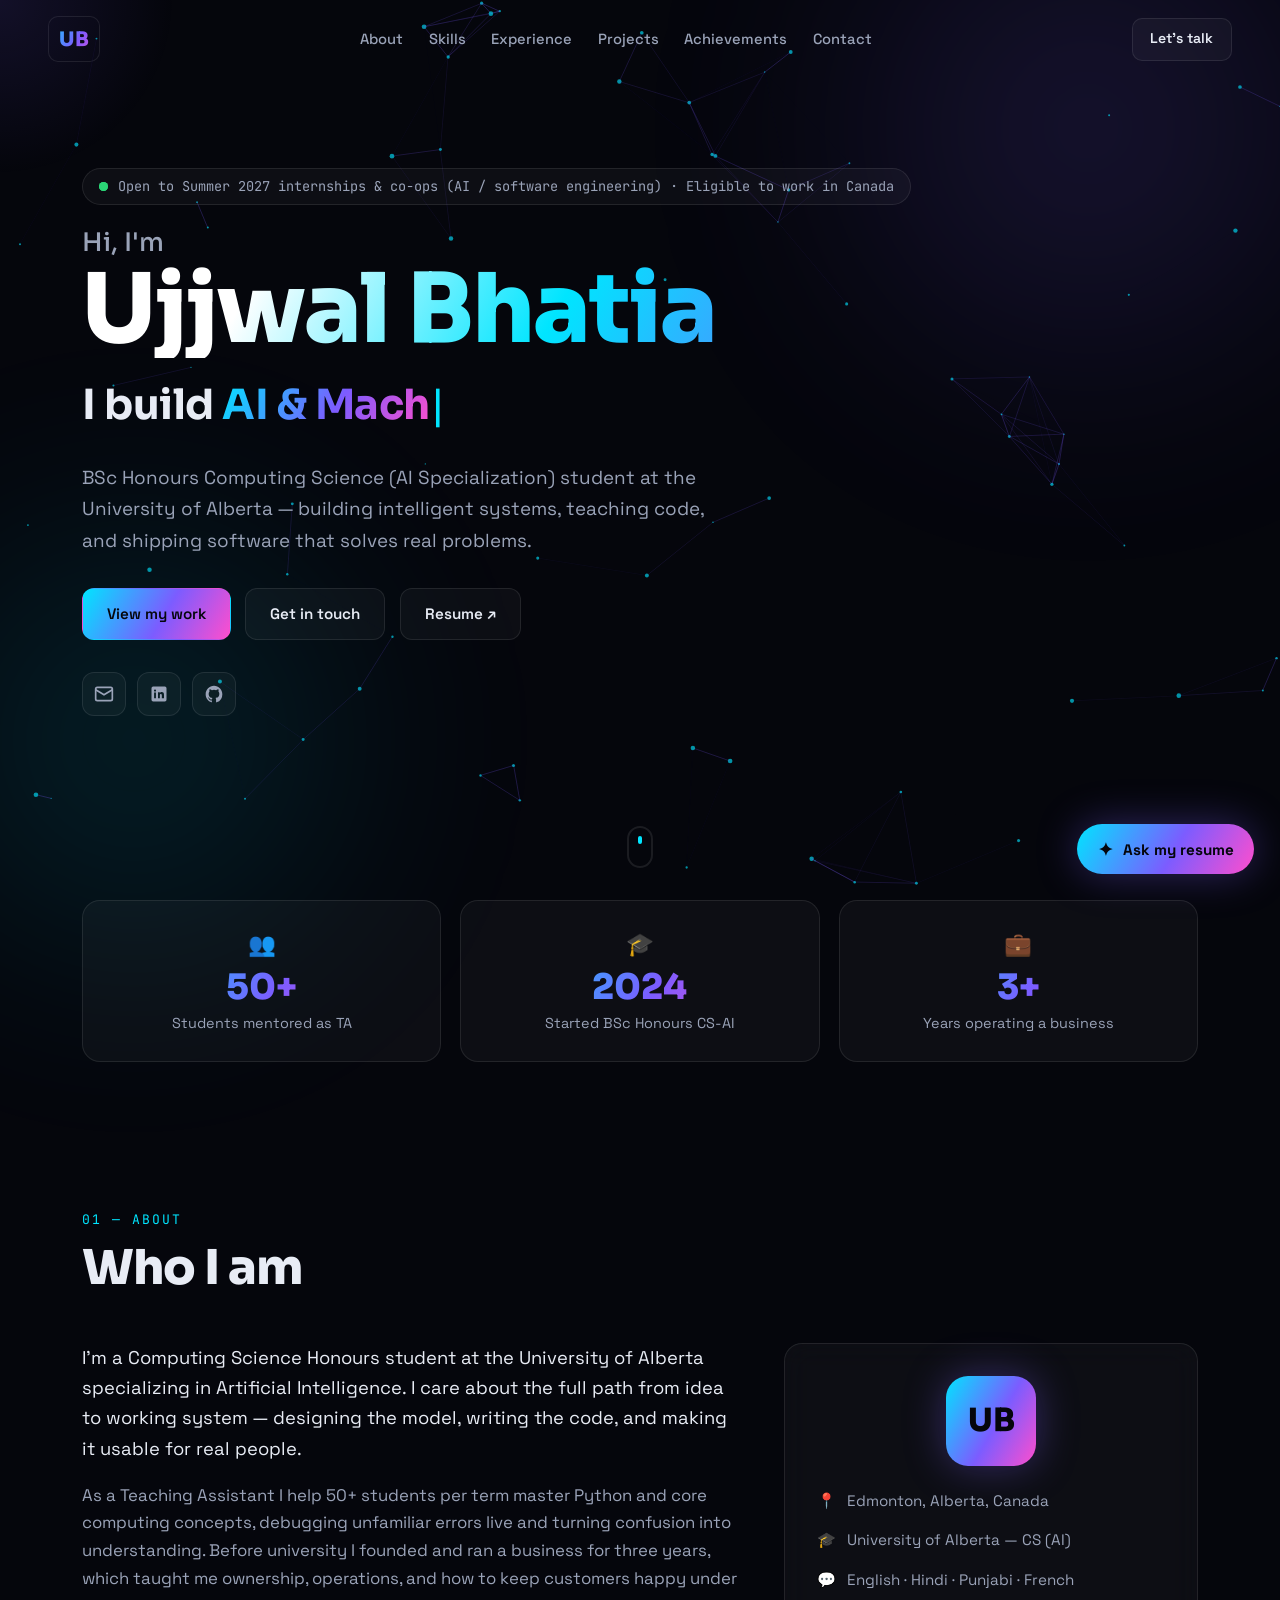
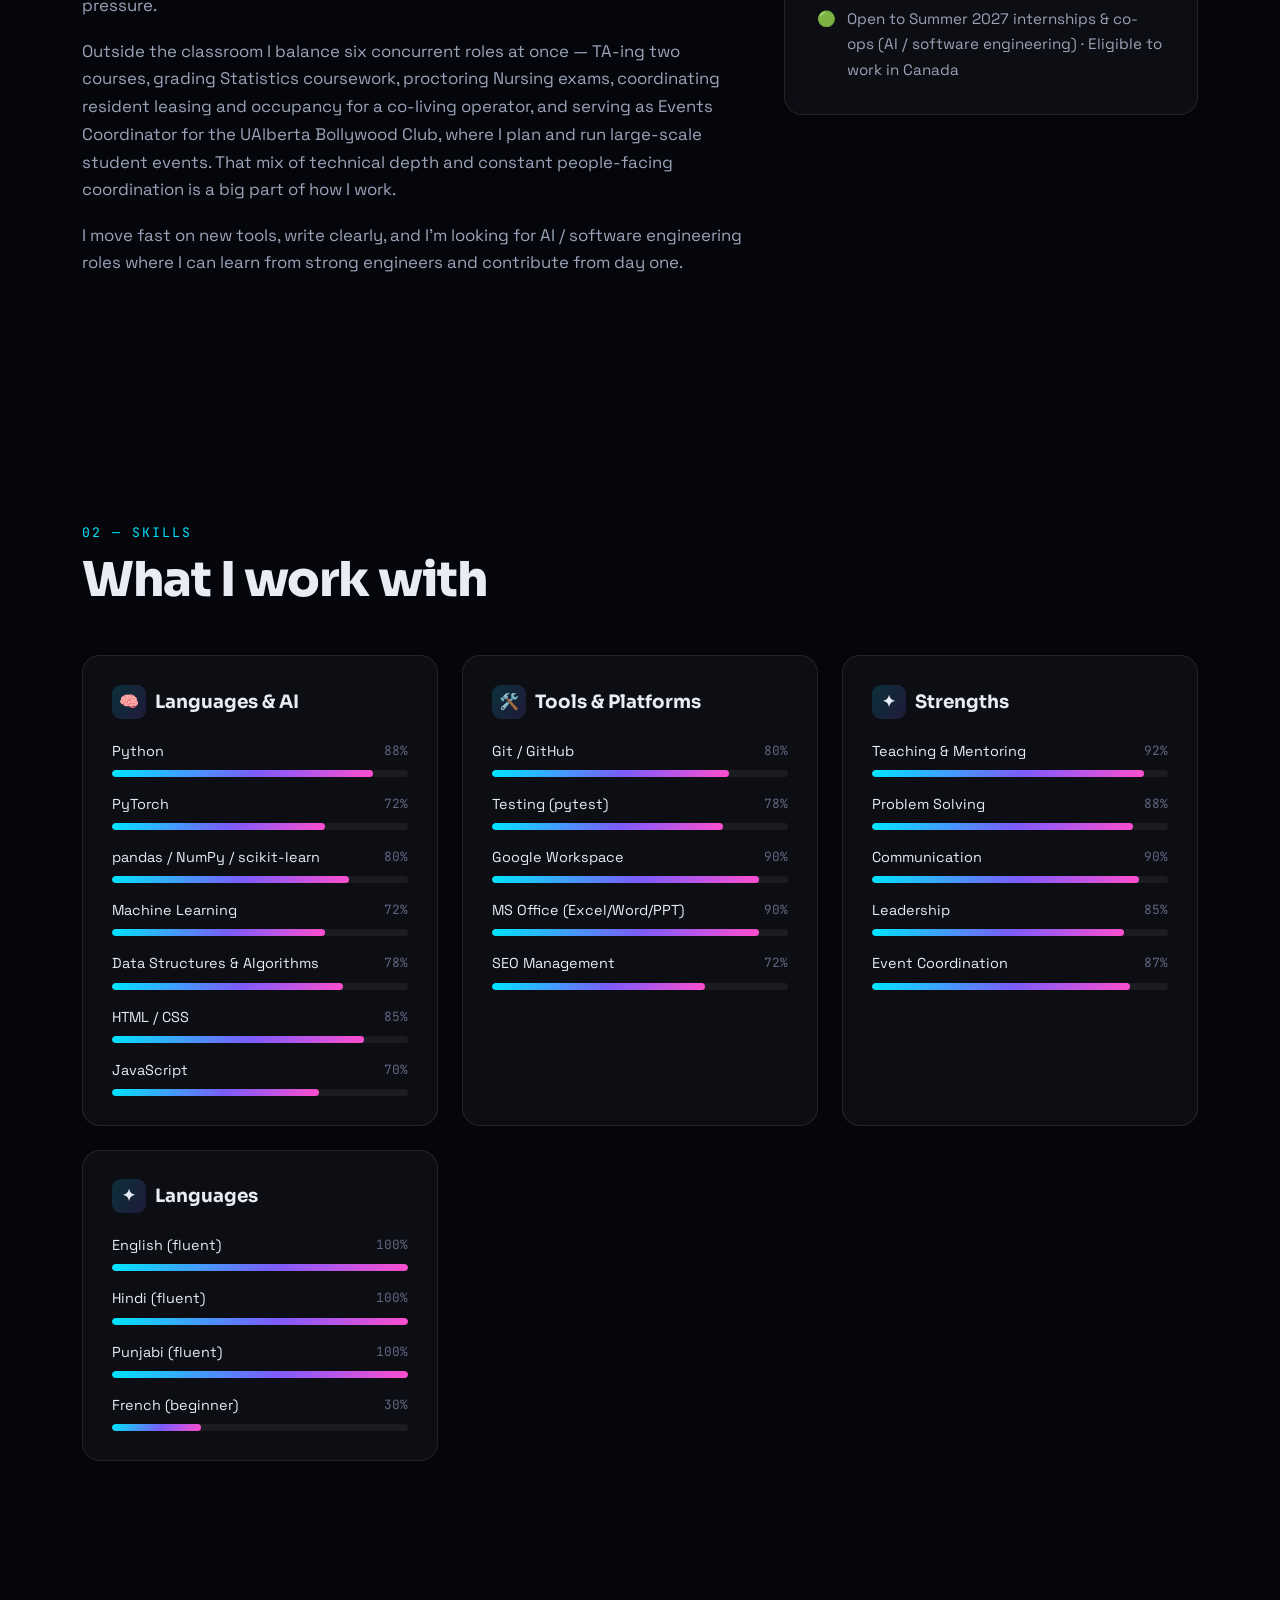
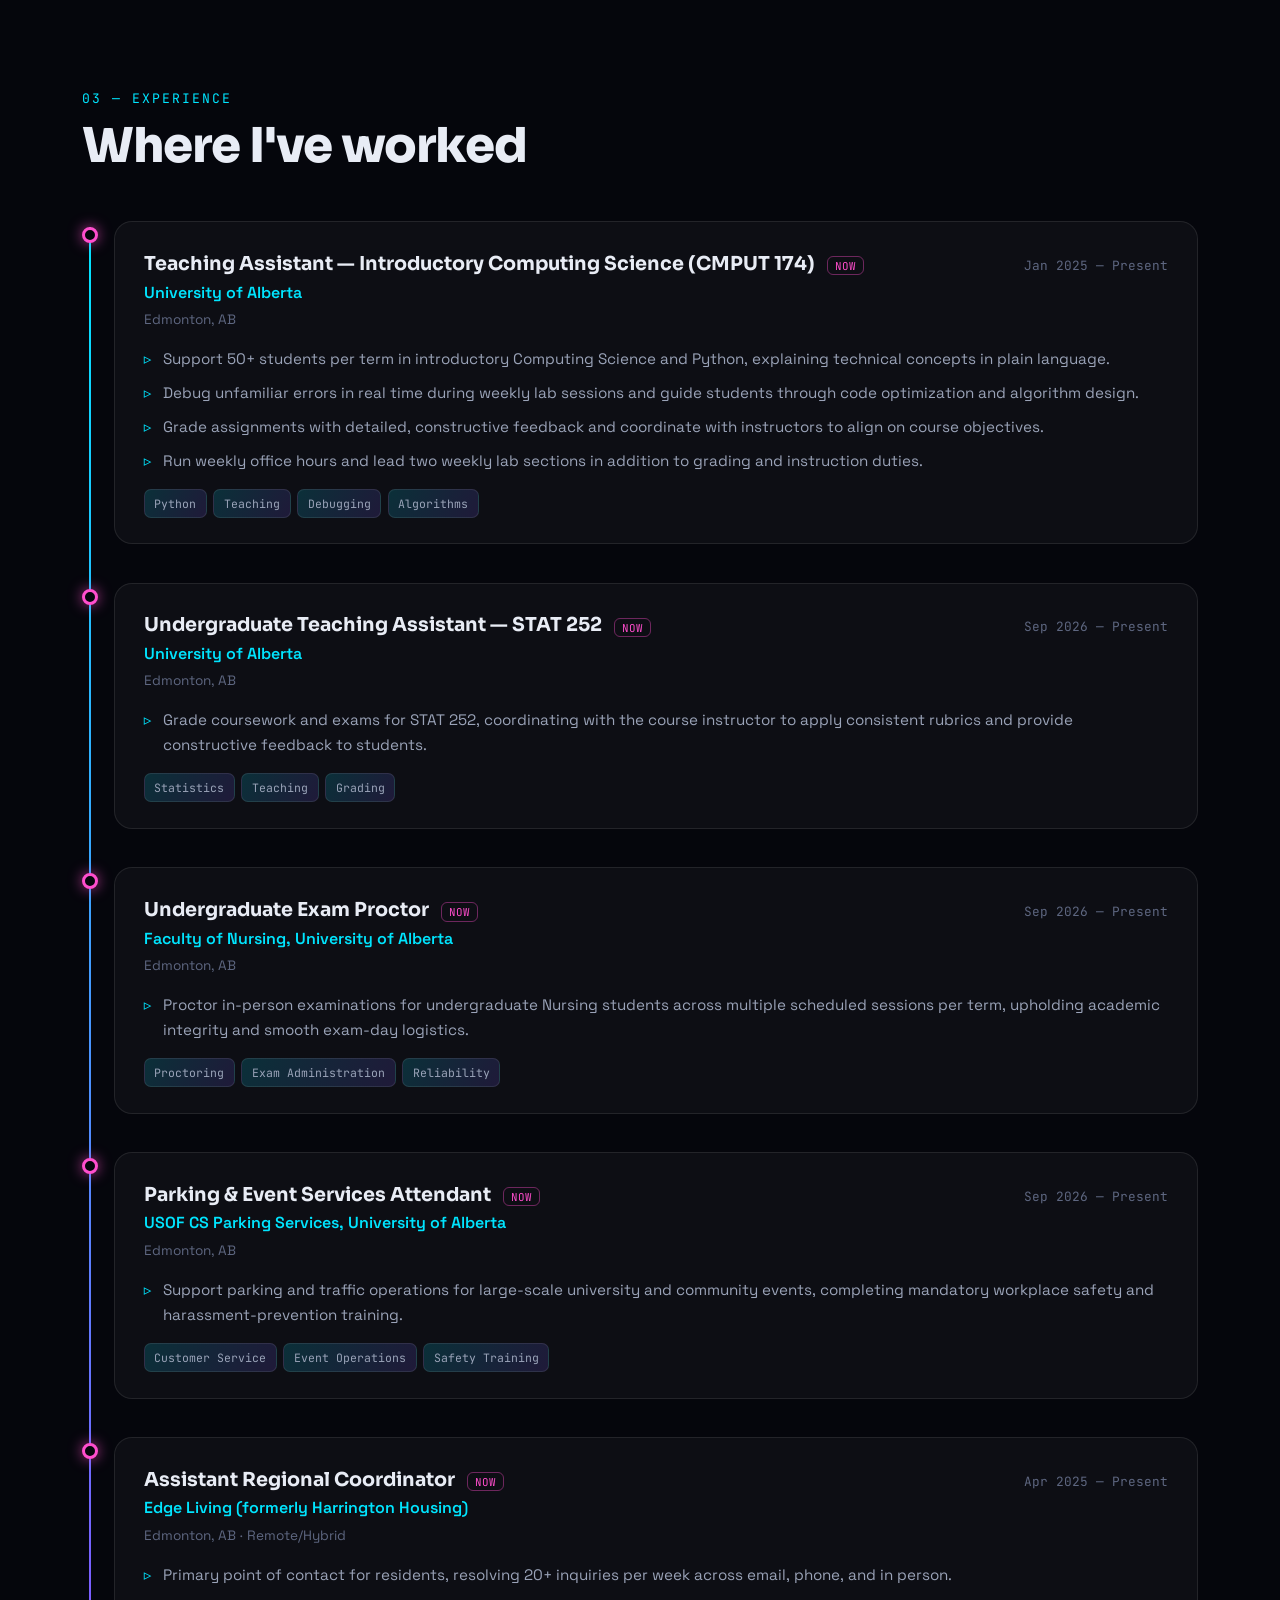
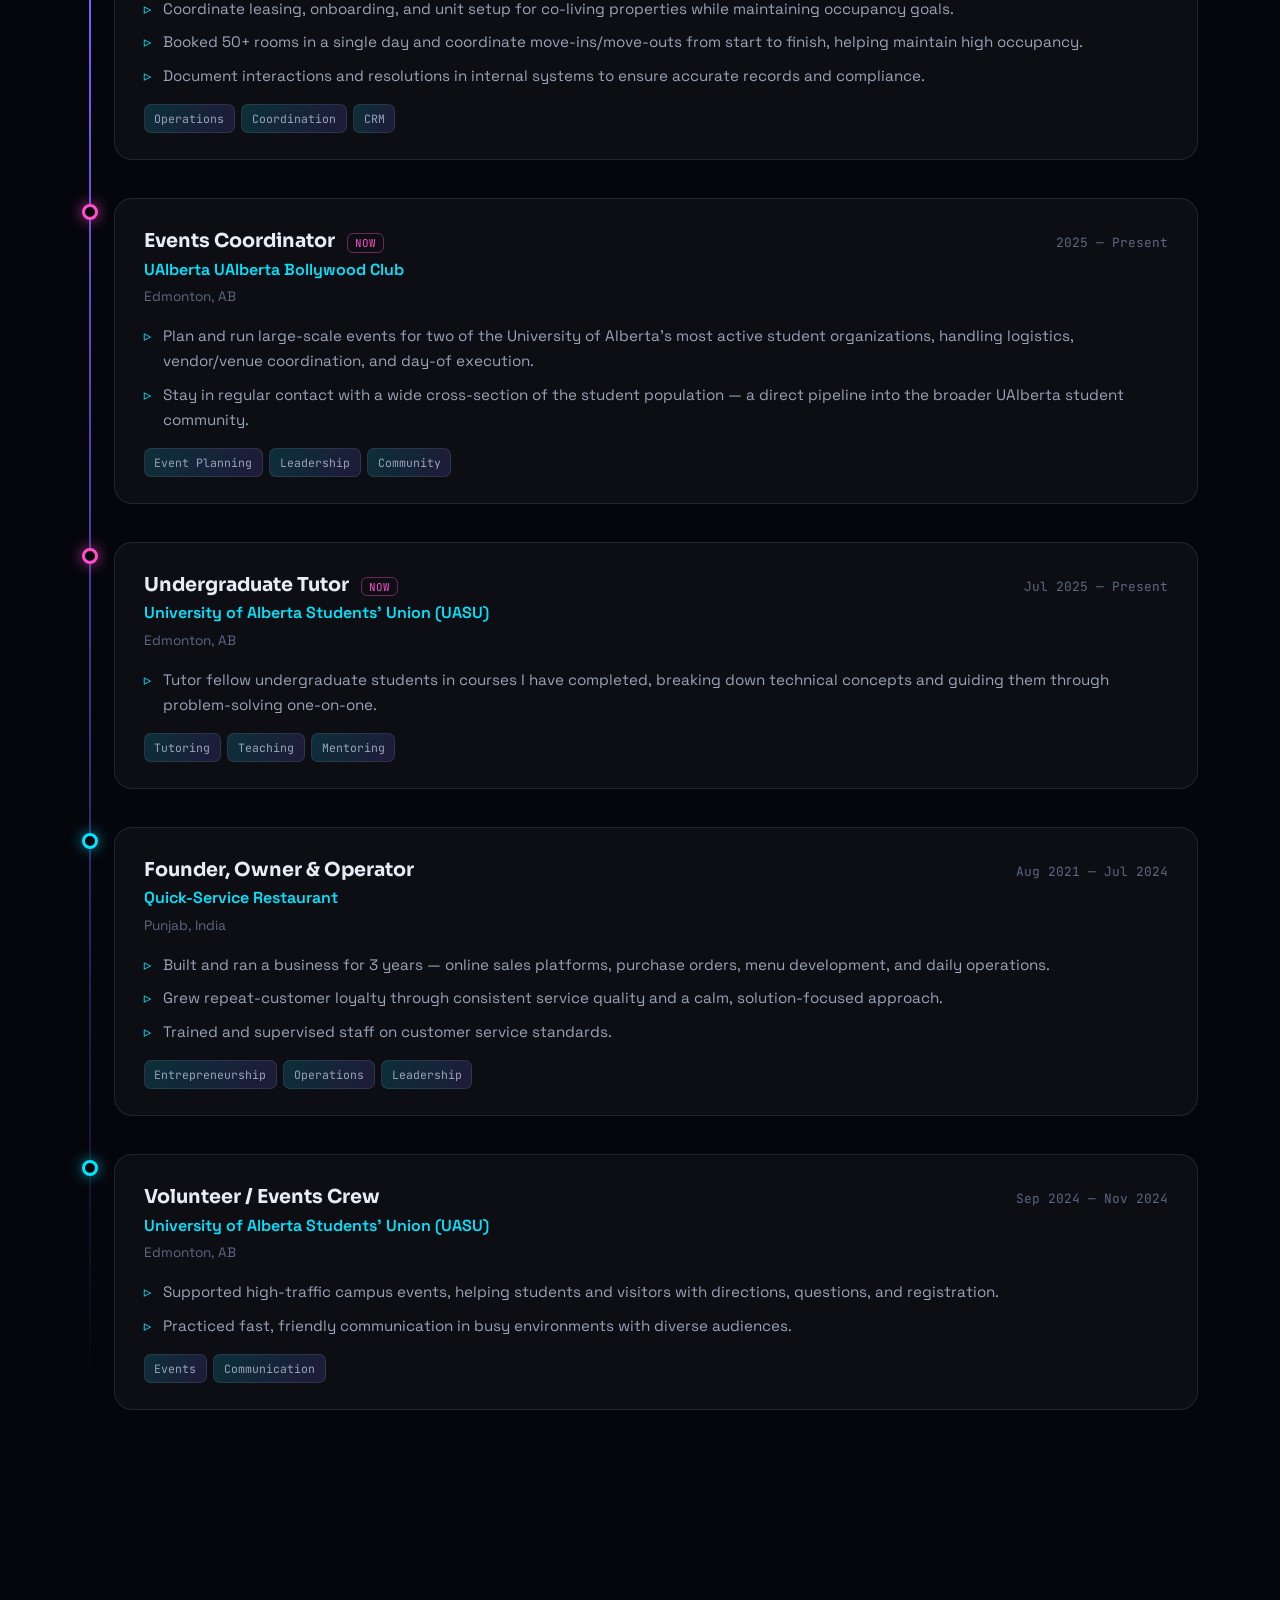
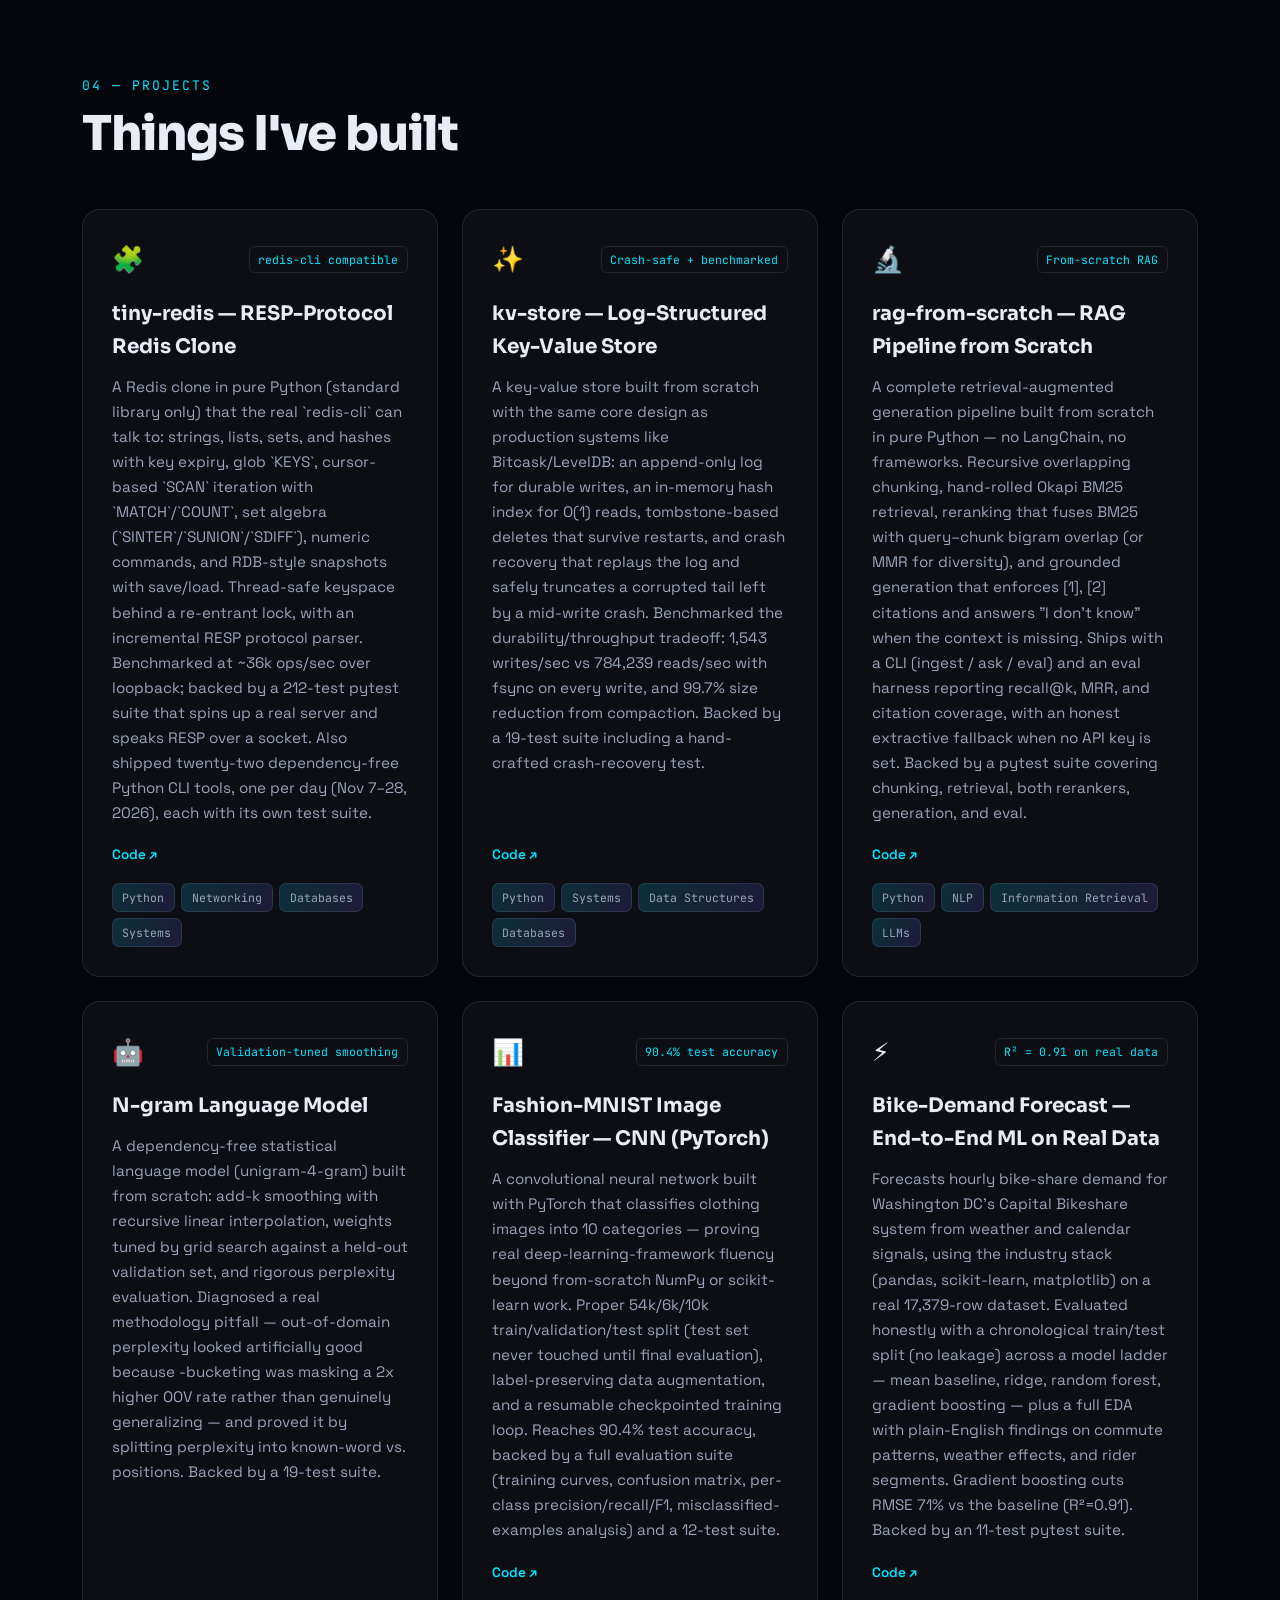
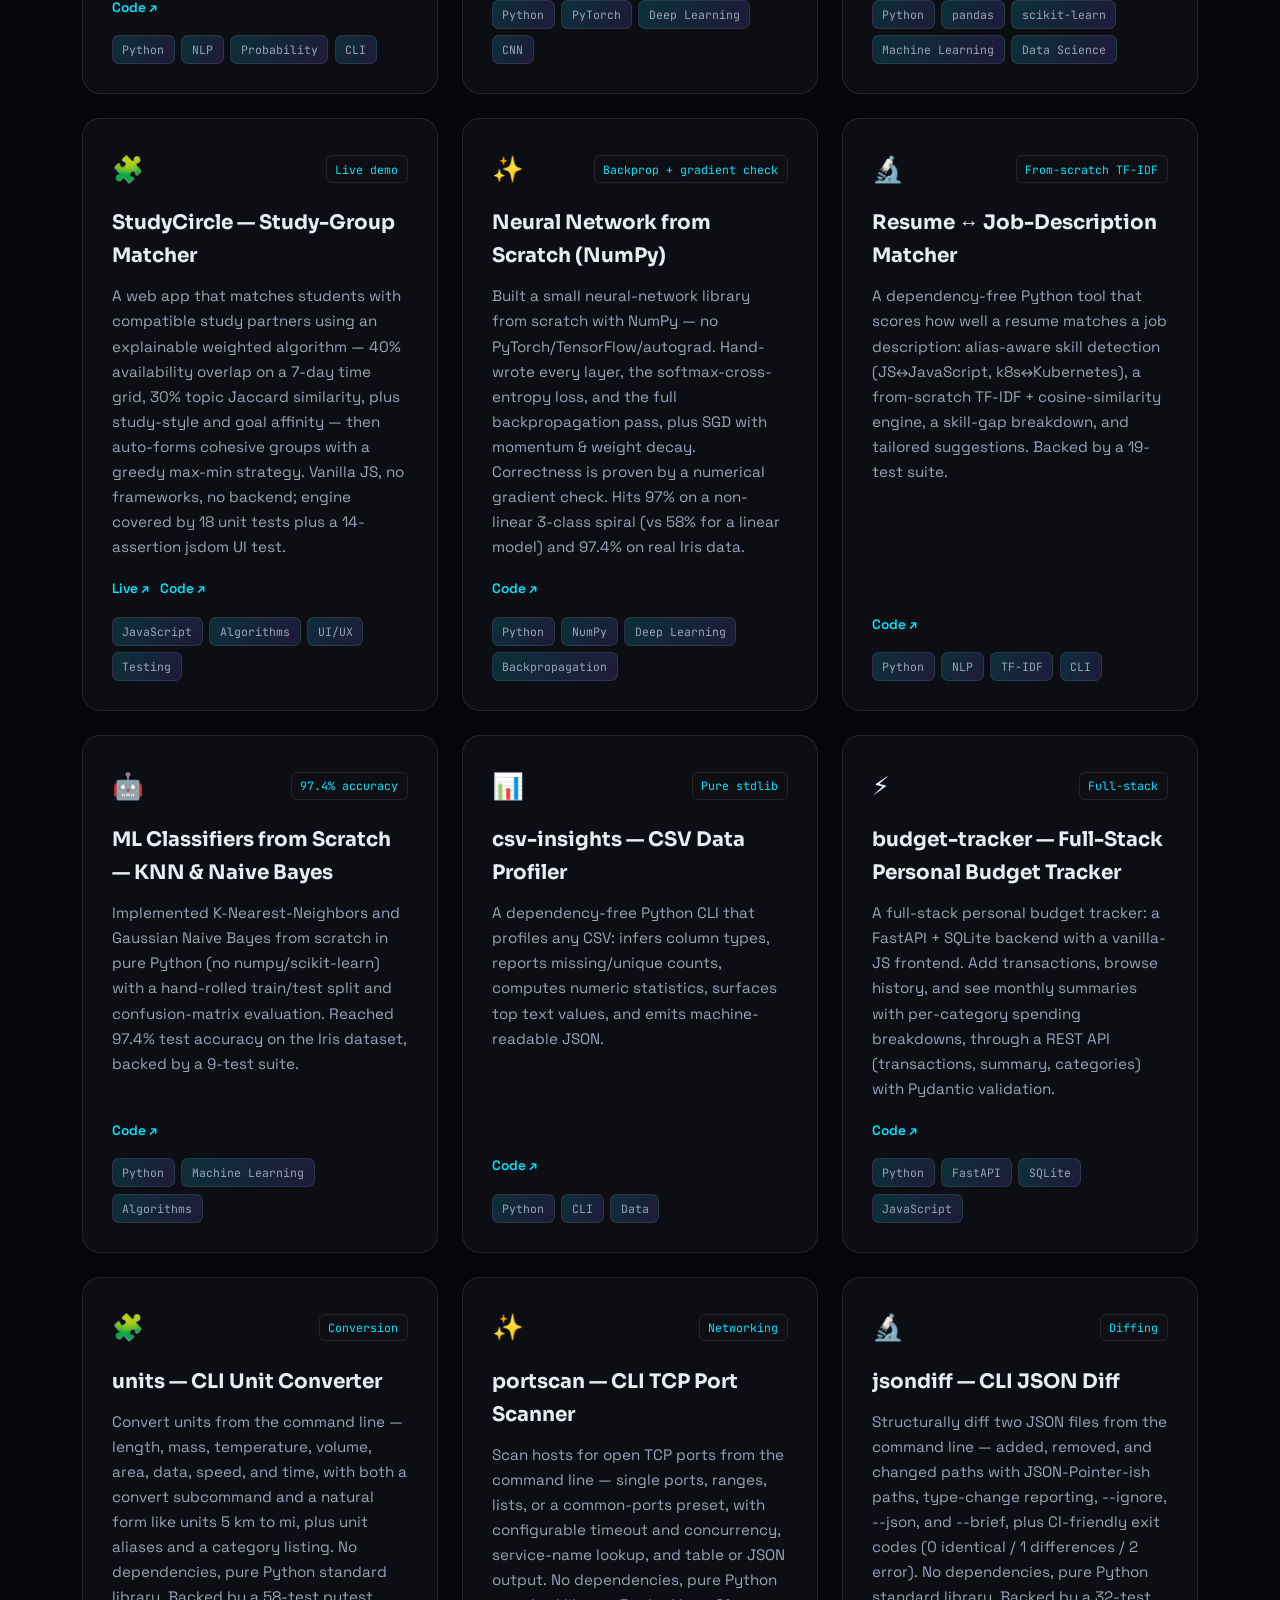
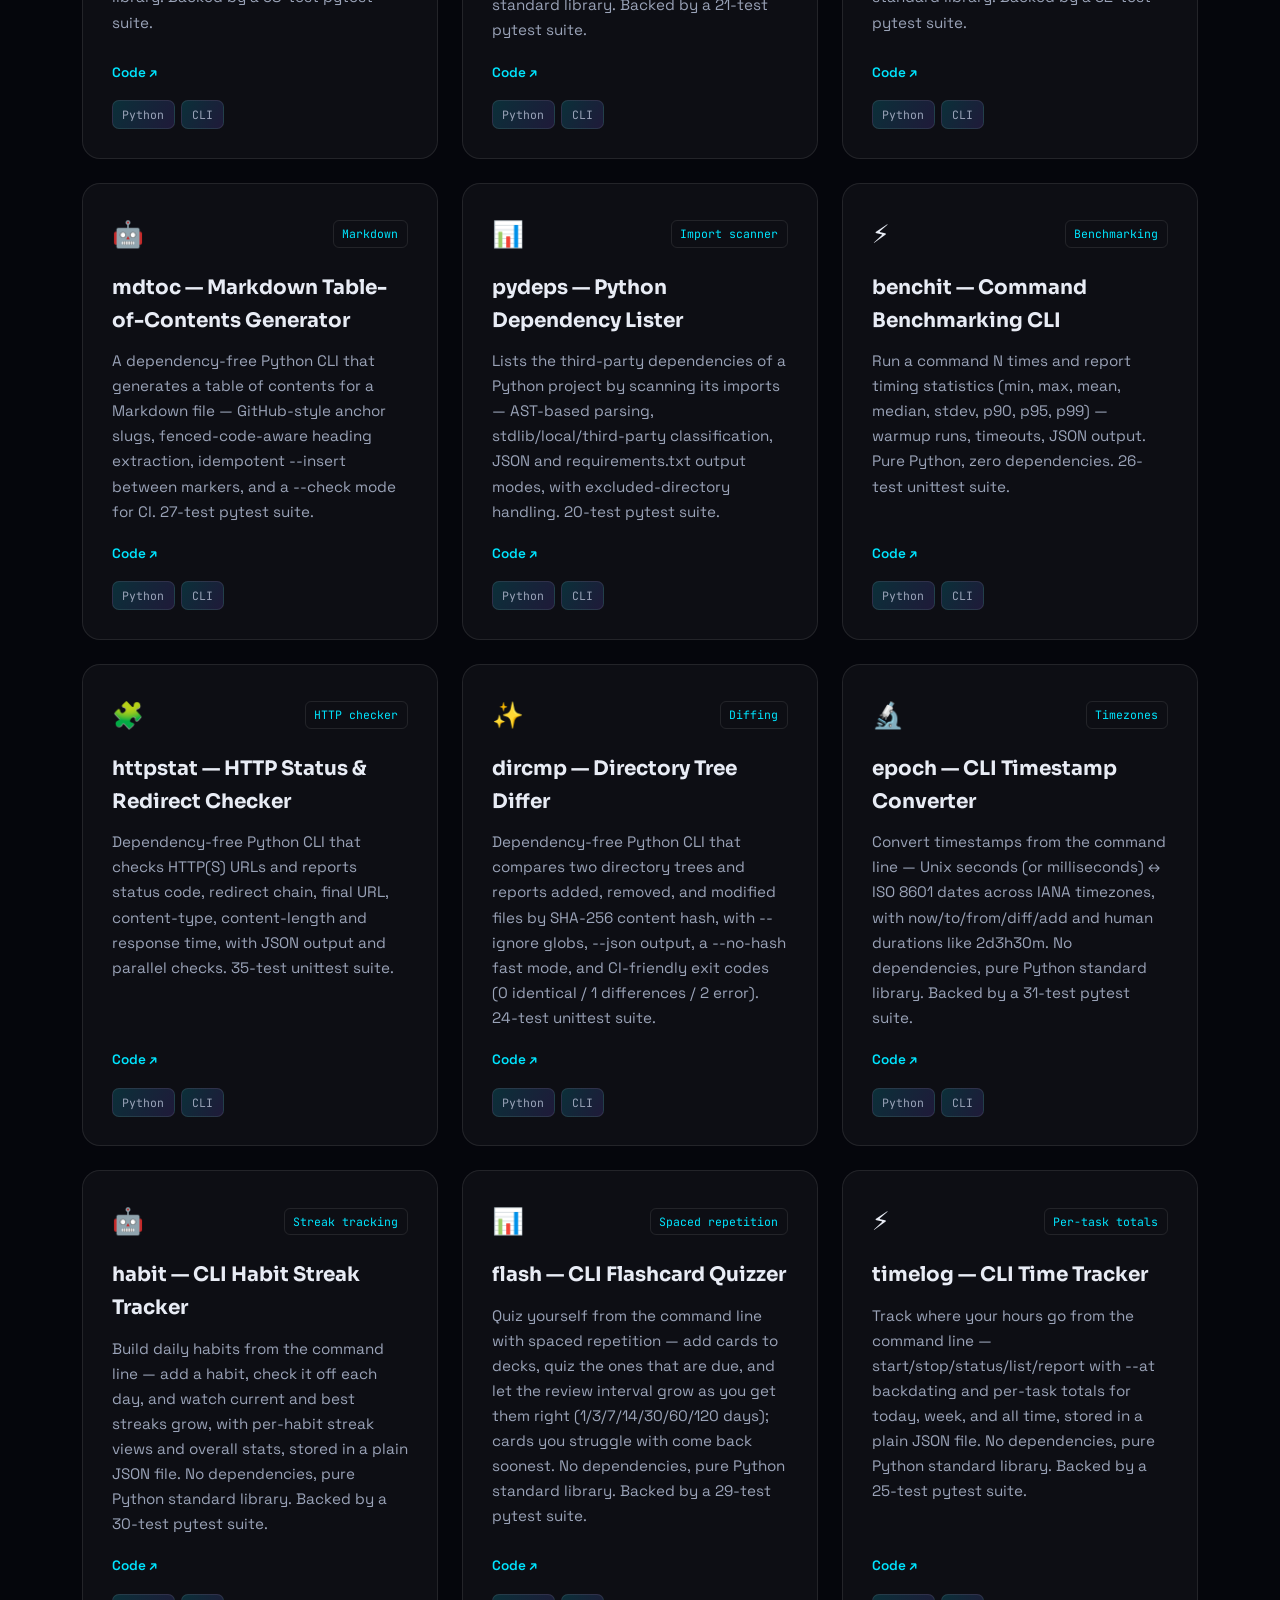
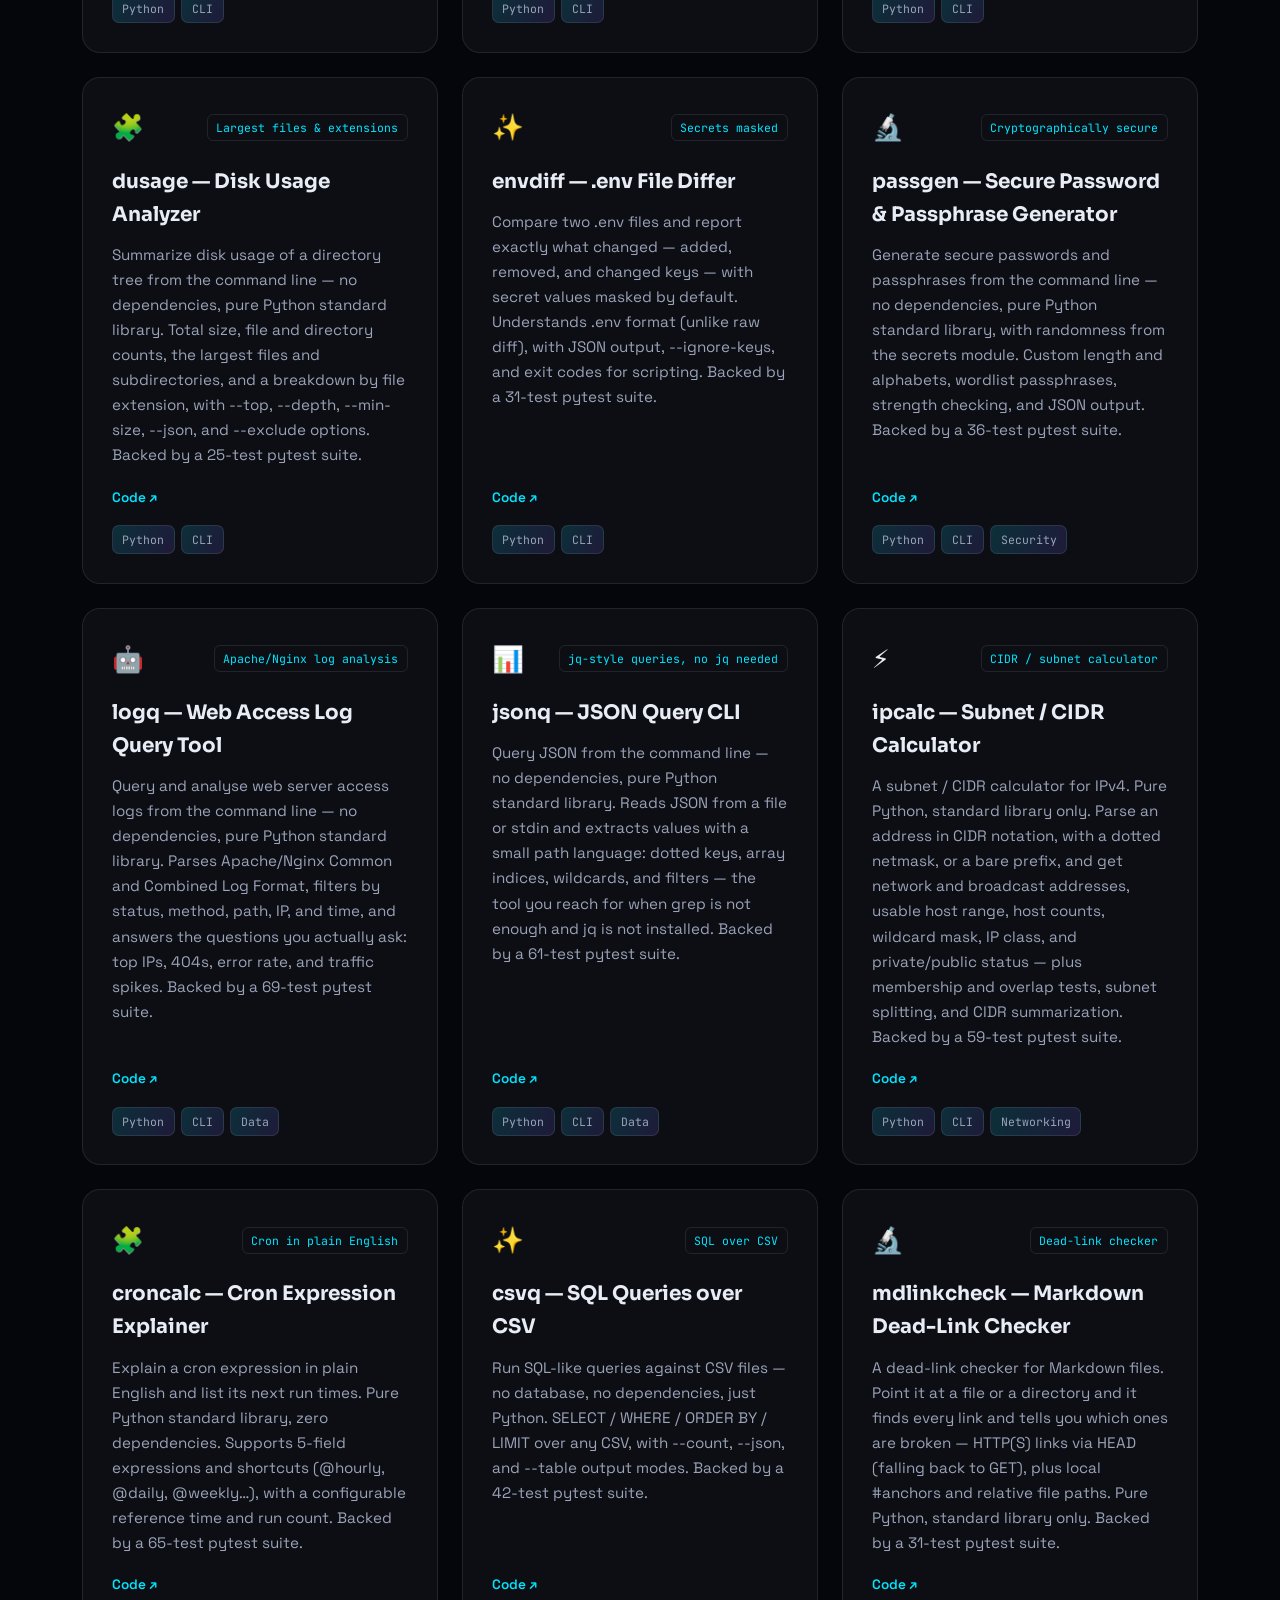
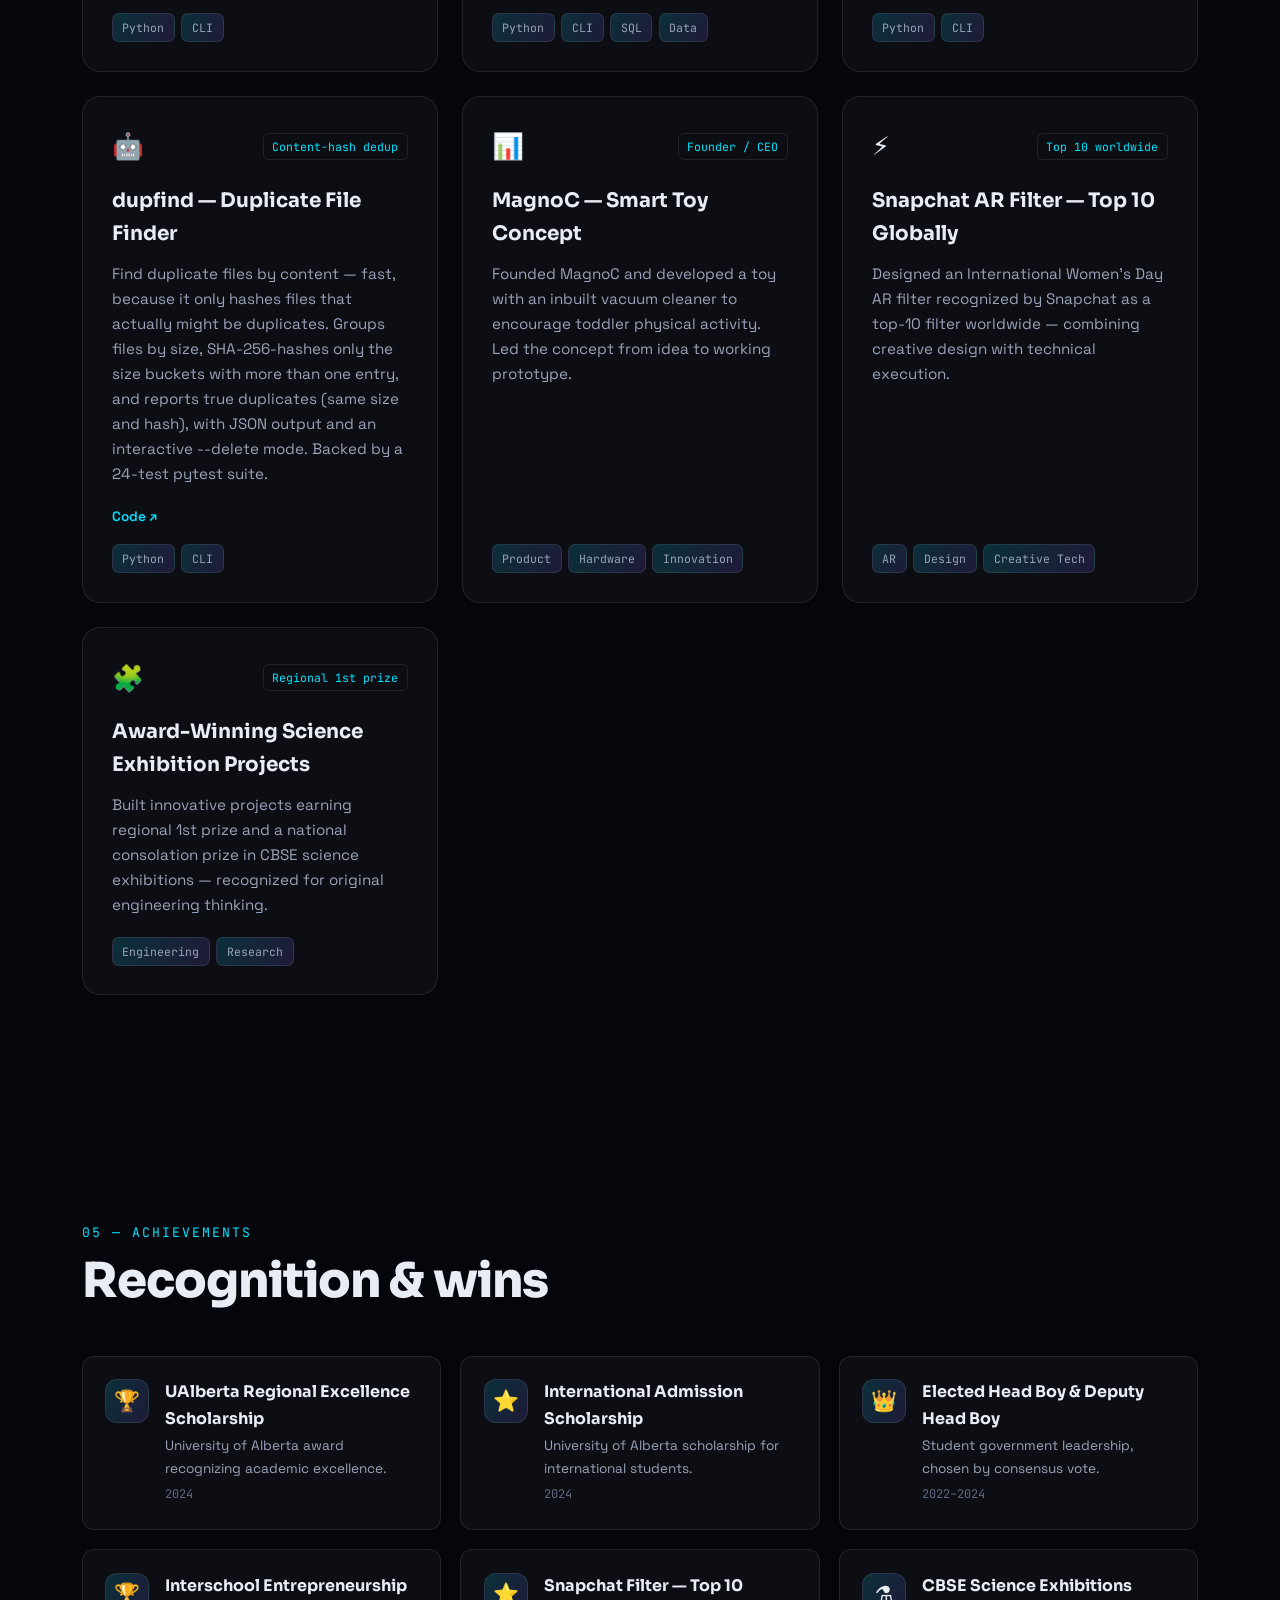
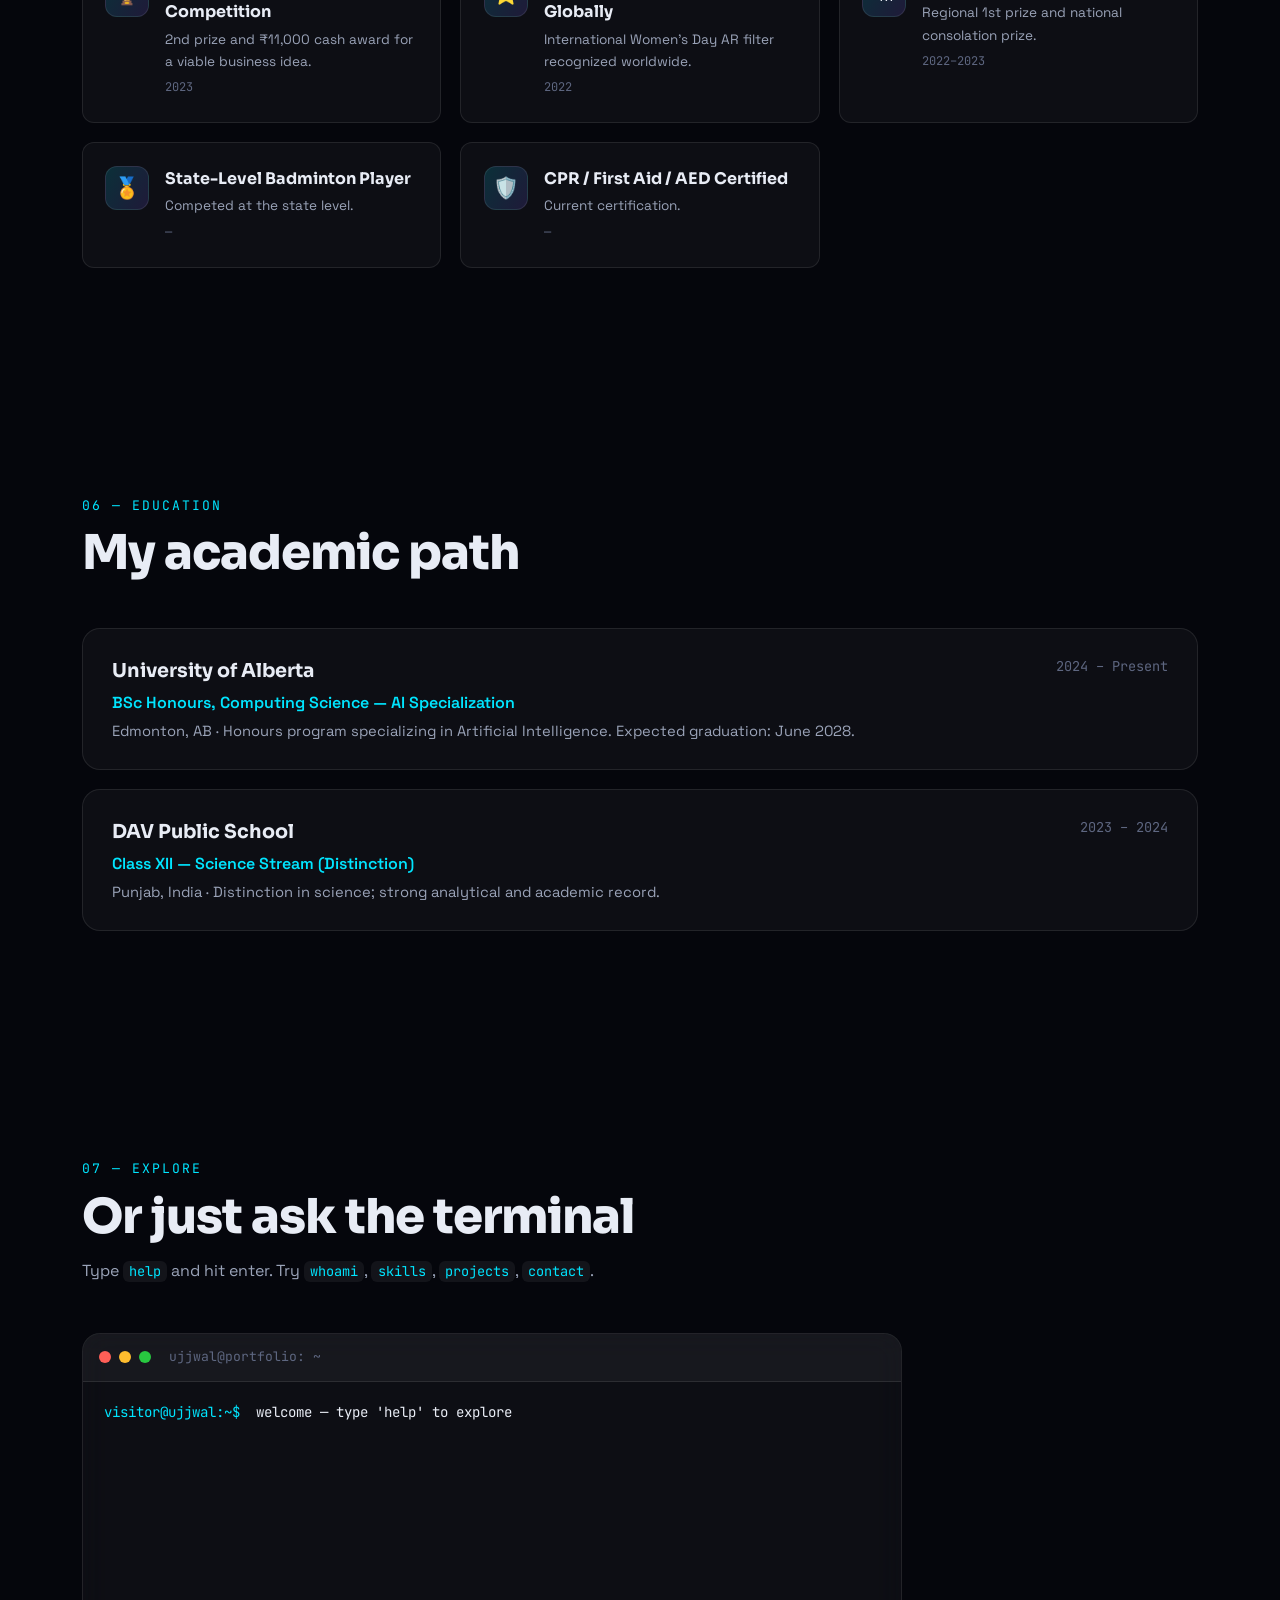
<file: index.html>
<!DOCTYPE html>
<html lang="en">
<head>
  <meta charset="UTF-8" />
  <meta name="viewport" content="width=device-width, initial-scale=1.0" />
  <title>Ujjwal Bhatia — AI & Computing Science</title>
  <meta name="description" content="Ujjwal Bhatia — BSc Honours Computing Science (AI) at the University of Alberta. AI/ML engineer, teaching assistant, and builder of intelligent systems." />
  <meta name="author" content="Ujjwal Bhatia" />

  <!-- Open Graph / social preview -->
  <meta property="og:title" content="Ujjwal Bhatia — AI & Computing Science" />
  <meta property="og:description" content="AI/ML engineer in training. University of Alberta. Building intelligent systems and clean software." />
  <meta property="og:type" content="website" />

  <link rel="preconnect" href="https://fonts.googleapis.com" />
  <link rel="preconnect" href="https://fonts.gstatic.com" crossorigin />
  <link href="https://fonts.googleapis.com/css2?family=Sora:wght@400;500;600;700;800&family=Space+Grotesk:wght@400;500;600;700&family=JetBrains+Mono:wght@400;500;700&display=swap" rel="stylesheet" />
  <link rel="stylesheet" href="css/styles.css" />
  <link rel="icon" href="data:image/svg+xml,<svg xmlns='http://www.w3.org/2000/svg' viewBox='0 0 100 100'><text y='.9em' font-size='90'>⚡</text></svg>" />
</head>
<body>
  <!-- Animated neural-network background canvas -->
  <canvas id="neural-canvas" aria-hidden="true"></canvas>

  <!-- Scroll progress bar -->
  <div id="scroll-progress" aria-hidden="true"></div>

  <!-- Custom cursor glow -->
  <div id="cursor-glow" aria-hidden="true"></div>

  <!-- ============================ NAVBAR ============================ -->
  <nav id="navbar">
    <a href="#hero" class="nav-logo"><span class="logo-mark">UB</span></a>
    <ul class="nav-links">
      <li><a href="#about">About</a></li>
      <li><a href="#skills">Skills</a></li>
      <li><a href="#experience">Experience</a></li>
      <li><a href="#projects">Projects</a></li>
      <li><a href="#achievements">Achievements</a></li>
      <li><a href="#contact">Contact</a></li>
    </ul>
    <a href="#contact" class="nav-cta">Let's talk</a>
    <button id="nav-toggle" aria-label="Toggle menu"><span></span><span></span><span></span></button>
  </nav>

  <!-- ============================= HERO ============================= -->
  <header id="hero" class="section hero">
    <div class="hero-inner">
      <p class="hero-status" data-reveal><span class="pulse-dot"></span><span id="hero-status-text"></span></p>
      <h1 class="hero-title" data-reveal>
        <span class="hero-greet">Hi, I'm</span>
        <span class="hero-name" id="hero-name"></span>
      </h1>
      <h2 class="hero-sub" data-reveal>
        I build <span id="rotating-role" class="gradient-text"></span><span class="caret">|</span>
      </h2>
      <p class="hero-tagline" data-reveal id="hero-tagline"></p>
      <div class="hero-actions" data-reveal>
        <a href="#projects" class="btn btn-primary">View my work</a>
        <a href="#contact" class="btn btn-ghost">Get in touch</a>
        <a id="hero-resume" class="btn btn-ghost" target="_blank" rel="noopener">Resume ↗</a>
      </div>
      <div class="hero-socials" id="hero-socials" data-reveal></div>
    </div>
    <a href="#about" class="scroll-hint" aria-label="Scroll down">
      <span></span>
    </a>
  </header>

  <main>
    <!-- ============================ STATS ============================ -->
    <section class="section stats-section">
      <div class="stats-grid" id="stats-grid"></div>
    </section>

    <!-- ============================ ABOUT ============================ -->
    <section id="about" class="section">
      <div class="section-head" data-reveal>
        <span class="section-kicker">01 — About</span>
        <h2 class="section-title">Who I am</h2>
      </div>
      <div class="about-wrap">
        <div class="about-text" id="about-text" data-reveal></div>
        <aside class="about-card glass" data-reveal>
          <div class="about-monogram" id="about-monogram">UB</div>
          <ul class="about-facts">
            <li><span>📍</span> <span id="fact-location"></span></li>
            <li><span>🎓</span> University of Alberta — CS (AI)</li>
            <li><span>💬</span> English · Hindi · Punjabi · French</li>
            <li><span>🟢</span> <span id="fact-status"></span></li>
          </ul>
        </aside>
      </div>
    </section>

    <!-- ============================ SKILLS ============================ -->
    <section id="skills" class="section">
      <div class="section-head" data-reveal>
        <span class="section-kicker">02 — Skills</span>
        <h2 class="section-title">What I work with</h2>
      </div>
      <div class="skills-grid" id="skills-grid"></div>
    </section>

    <!-- ========================== EXPERIENCE ========================== -->
    <section id="experience" class="section">
      <div class="section-head" data-reveal>
        <span class="section-kicker">03 — Experience</span>
        <h2 class="section-title">Where I've worked</h2>
      </div>
      <div class="timeline" id="timeline"></div>
    </section>

    <!-- =========================== PROJECTS =========================== -->
    <section id="projects" class="section">
      <div class="section-head" data-reveal>
        <span class="section-kicker">04 — Projects</span>
        <h2 class="section-title">Things I've built</h2>
      </div>
      <div class="projects-grid" id="projects-grid"></div>
    </section>

    <!-- ========================= ACHIEVEMENTS ========================= -->
    <section id="achievements" class="section">
      <div class="section-head" data-reveal>
        <span class="section-kicker">05 — Achievements</span>
        <h2 class="section-title">Recognition & wins</h2>
      </div>
      <div class="achievements-grid" id="achievements-grid"></div>
    </section>

    <!-- ========================== EDUCATION ========================== -->
    <section id="education" class="section">
      <div class="section-head" data-reveal>
        <span class="section-kicker">06 — Education</span>
        <h2 class="section-title">My academic path</h2>
      </div>
      <div class="education-list" id="education-list"></div>
    </section>

    <!-- ========================== TERMINAL ============================ -->
    <section id="terminal-section" class="section">
      <div class="section-head" data-reveal>
        <span class="section-kicker">07 — Explore</span>
        <h2 class="section-title">Or just ask the terminal</h2>
        <p class="section-desc">Type <code>help</code> and hit enter. Try <code>whoami</code>, <code>skills</code>, <code>projects</code>, <code>contact</code>.</p>
      </div>
      <div class="terminal glass" data-reveal>
        <div class="terminal-bar">
          <span class="dot red"></span><span class="dot yellow"></span><span class="dot green"></span>
          <span class="terminal-title">ujjwal@portfolio: ~</span>
        </div>
        <div class="terminal-body" id="terminal-body">
          <div class="terminal-line"><span class="prompt">visitor@ujjwal:~$</span> <span class="typed-intro"></span></div>
        </div>
        <div class="terminal-input-line">
          <span class="prompt">visitor@ujjwal:~$</span>
          <input id="terminal-input" type="text" autocomplete="off" spellcheck="false" aria-label="Terminal input" />
        </div>
      </div>
    </section>

    <!-- =========================== CONTACT ============================ -->
    <section id="contact" class="section contact">
      <div class="section-head center" data-reveal>
        <span class="section-kicker">08 — Contact</span>
        <h2 class="section-title">Let's build something</h2>
        <p class="section-desc">Open to AI / software engineering internships and new-grad roles. The fastest way to reach me is email.</p>
      </div>
      <div class="contact-actions" data-reveal>
        <a id="contact-email" class="btn btn-primary btn-lg">Email me</a>
        <div class="contact-socials" id="contact-socials"></div>
      </div>
    </section>
  </main>

  <footer>
    <p>Designed & built by Ujjwal Bhatia · <span id="year"></span></p>
    <p class="footer-note">Crafted with vanilla HTML, CSS & JavaScript.</p>
  </footer>

  <!-- ====================== AI CHAT ASSISTANT ====================== -->
  <button id="chat-fab" aria-label="Open AI assistant">
    <span class="fab-icon">✦</span>
    <span class="fab-label">Ask my resume</span>
  </button>
  <div id="chat-panel" class="glass" aria-hidden="true">
    <div class="chat-header">
      <div class="chat-id">
        <span class="chat-avatar">✦</span>
        <div>
          <strong>Ujjwal's AI Assistant</strong>
          <small><span class="pulse-dot small"></span>Ask me anything about Ujjwal</small>
        </div>
      </div>
      <button id="chat-close" aria-label="Close">✕</button>
    </div>
    <div class="chat-messages" id="chat-messages"></div>
    <div class="chat-suggestions" id="chat-suggestions"></div>
    <form class="chat-input" id="chat-form">
      <input id="chat-text" type="text" placeholder="Ask about my AI experience…" autocomplete="off" />
      <button type="submit" aria-label="Send">→</button>
    </form>
  </div>

  <script src="js/data.js"></script>
  <script src="js/neural.js"></script>
  <script src="js/main.js"></script>
  <script src="js/chatbot.js"></script>
</body>
</html>
</file>
<file: css/styles.css>
/* =========================================================================
   UJJWAL BHATIA — PORTFOLIO STYLES
   Dark / neon AI theme · glassmorphism · motion
   Tweak the variables below to re-skin the whole site in seconds.
   ========================================================================= */

:root {
  /* Core palette */
  --bg: #05060c;
  --bg-soft: #0a0c16;
  --surface: rgba(255, 255, 255, 0.035);
  --surface-2: rgba(255, 255, 255, 0.06);
  --border: rgba(255, 255, 255, 0.09);
  --text: #e8ecf5;
  --text-dim: #9aa3b8;
  --text-faint: #5e6781;

  /* Accents (the "AI" gradient) */
  --c1: #00e5ff;   /* cyan */
  --c2: #7c5cff;   /* violet */
  --accent-pink: #ff4ecd;
  --grad: linear-gradient(120deg, var(--c1), var(--c2) 55%, var(--accent-pink));
  --grad-soft: linear-gradient(120deg, rgba(0,229,255,.16), rgba(124,92,255,.16));
  --glow: 0 0 40px rgba(124, 92, 255, 0.35);

  --radius: 18px;
  --radius-sm: 12px;
  --maxw: 1180px;
  --ease: cubic-bezier(0.22, 1, 0.36, 1);
  font-family: "Space Grotesk", system-ui, sans-serif;
}

/* ----------------------------------------------------------------- RESET */
*, *::before, *::after { box-sizing: border-box; margin: 0; padding: 0; }
html { scroll-behavior: smooth; -webkit-text-size-adjust: 100%; }
body {
  background: var(--bg);
  color: var(--text);
  line-height: 1.65;
  overflow-x: hidden;
  font-size: 16px;
  cursor: default;
}
img { max-width: 100%; display: block; }
a { color: inherit; text-decoration: none; }
ul { list-style: none; }
code {
  font-family: "JetBrains Mono", monospace;
  background: var(--surface-2);
  padding: 0.1em 0.45em;
  border-radius: 6px;
  font-size: 0.85em;
  color: var(--c1);
}

/* Background glow fields */
body::before, body::after {
  content: "";
  position: fixed;
  z-index: -3;
  border-radius: 50%;
  filter: blur(120px);
  opacity: 0.45;
  pointer-events: none;
}
body::before { width: 50vw; height: 50vw; top: -15vw; right: -10vw; background: radial-gradient(circle, rgba(124,92,255,.5), transparent 70%); }
body::after  { width: 45vw; height: 45vw; bottom: -10vw; left: -12vw; background: radial-gradient(circle, rgba(0,229,255,.4), transparent 70%); }

#neural-canvas {
  position: fixed; inset: 0; z-index: -2;
  width: 100%; height: 100%;
  opacity: 0.9;
}

/* ----------------------------------------------------------- PROGRESS BAR */
#scroll-progress {
  position: fixed; top: 0; left: 0; height: 3px; width: 0%;
  background: var(--grad);
  z-index: 200;
  box-shadow: 0 0 12px rgba(0, 229, 255, 0.7);
  transition: width 0.1s linear;
}

/* --------------------------------------------------------- CURSOR GLOW */
#cursor-glow {
  position: fixed; top: 0; left: 0;
  width: 380px; height: 380px;
  margin: -190px 0 0 -190px;
  border-radius: 50%;
  background: radial-gradient(circle, rgba(124,92,255,.12), transparent 65%);
  pointer-events: none; z-index: -1;
  transition: opacity 0.3s;
}

/* ----------------------------------------------------------------- NAV */
#navbar {
  position: fixed; top: 0; left: 0; right: 0; z-index: 100;
  display: flex; align-items: center; justify-content: space-between;
  padding: 1rem clamp(1rem, 4vw, 3rem);
  transition: background 0.4s, padding 0.4s, border-color 0.4s;
  border-bottom: 1px solid transparent;
}
#navbar.scrolled {
  background: rgba(5, 6, 12, 0.72);
  backdrop-filter: blur(16px);
  border-bottom: 1px solid var(--border);
  padding-top: 0.7rem; padding-bottom: 0.7rem;
}
.nav-logo .logo-mark {
  font-family: "Sora", sans-serif; font-weight: 800; font-size: 1.25rem;
  background: var(--grad); -webkit-background-clip: text; background-clip: text;
  -webkit-text-fill-color: transparent; letter-spacing: 1px;
  border: 1px solid var(--border); padding: 0.35rem 0.6rem; border-radius: 10px;
  transition: transform 0.3s var(--ease), box-shadow 0.3s;
  display: inline-block;
}
.nav-logo:hover .logo-mark { transform: translateY(-2px); box-shadow: var(--glow); }
.nav-links { display: flex; gap: 1.6rem; }
.nav-links a {
  font-size: 0.92rem; color: var(--text-dim); position: relative;
  transition: color 0.25s; font-weight: 500;
}
.nav-links a::after {
  content: ""; position: absolute; left: 0; bottom: -5px; height: 2px; width: 0;
  background: var(--grad); transition: width 0.3s var(--ease);
}
.nav-links a:hover { color: var(--text); }
.nav-links a:hover::after { width: 100%; }
.nav-cta {
  font-size: 0.88rem; font-weight: 600; padding: 0.55rem 1.1rem;
  border-radius: 10px; border: 1px solid var(--border);
  background: var(--surface); transition: all 0.3s var(--ease);
}
.nav-cta:hover { border-color: transparent; background: var(--grad); color: #05060c; box-shadow: var(--glow); }
#nav-toggle { display: none; flex-direction: column; gap: 5px; background: none; border: 0; cursor: pointer; padding: 6px; }
#nav-toggle span { width: 26px; height: 2px; background: var(--text); transition: 0.3s; }

/* ----------------------------------------------------------- SECTIONS */
.section {
  max-width: var(--maxw);
  margin: 0 auto;
  padding: clamp(4rem, 9vw, 7rem) clamp(1.2rem, 5vw, 2rem);
}
.section-head { margin-bottom: 3rem; }
.section-head.center { text-align: center; }
.section-kicker {
  font-family: "JetBrains Mono", monospace; font-size: 0.82rem; letter-spacing: 2px;
  text-transform: uppercase; color: var(--c1); display: inline-block; margin-bottom: 0.7rem;
}
.section-title {
  font-family: "Sora", sans-serif; font-weight: 800;
  font-size: clamp(1.9rem, 5vw, 3rem); line-height: 1.1; letter-spacing: -1px;
}
.section-desc { color: var(--text-dim); margin-top: 0.9rem; max-width: 620px; }
.section-head.center .section-desc { margin-inline: auto; }
.gradient-text {
  background: var(--grad); -webkit-background-clip: text; background-clip: text;
  -webkit-text-fill-color: transparent;
}

/* ----------------------------------------------------------- GLASS CARD */
.glass {
  background: var(--surface);
  border: 1px solid var(--border);
  backdrop-filter: blur(14px);
  border-radius: var(--radius);
}

/* ----------------------------------------------------------- BUTTONS */
.btn {
  display: inline-flex; align-items: center; gap: 0.5rem;
  font-weight: 600; font-size: 0.95rem; padding: 0.8rem 1.5rem;
  border-radius: 12px; border: 1px solid var(--border);
  cursor: pointer; transition: all 0.3s var(--ease); position: relative; overflow: hidden;
}
.btn-lg { padding: 1rem 2rem; font-size: 1.05rem; }
.btn-primary { background: var(--grad); color: #05060c; border-color: transparent; }
.btn-primary:hover { transform: translateY(-3px); box-shadow: var(--glow); }
.btn-ghost { background: var(--surface); color: var(--text); }
.btn-ghost:hover { background: var(--surface-2); border-color: var(--c1); transform: translateY(-3px); }

/* =============================================================== HERO */
.hero {
  min-height: 100vh; display: flex; flex-direction: column;
  justify-content: center; position: relative; padding-top: 6rem;
}
.hero-inner { max-width: 860px; }
.hero-status {
  display: inline-flex; align-items: center; gap: 0.6rem;
  font-family: "JetBrains Mono", monospace; font-size: 0.85rem; color: var(--text-dim);
  border: 1px solid var(--border); border-radius: 100px; padding: 0.4rem 1rem;
  background: var(--surface); margin-bottom: 1.6rem;
}
.pulse-dot {
  width: 9px; height: 9px; border-radius: 50%; background: #2bd576; position: relative;
}
.pulse-dot.small { width: 7px; height: 7px; display: inline-block; margin-right: 5px; }
.pulse-dot::after {
  content: ""; position: absolute; inset: 0; border-radius: 50%; background: #2bd576;
  animation: ping 1.8s var(--ease) infinite;
}
@keyframes ping { 0% { transform: scale(1); opacity: 0.7; } 80%,100% { transform: scale(3); opacity: 0; } }

.hero-title { font-family: "Sora", sans-serif; line-height: 1; margin-bottom: 0.6rem; }
.hero-greet { display: block; font-size: clamp(1.1rem, 3vw, 1.6rem); color: var(--text-dim); font-weight: 500; margin-bottom: 0.4rem; }
.hero-name {
  display: block; font-weight: 800; letter-spacing: -2px;
  font-size: clamp(2.8rem, 10vw, 6rem);
  background: linear-gradient(120deg, #fff 20%, var(--c1) 55%, var(--c2));
  -webkit-background-clip: text; background-clip: text; -webkit-text-fill-color: transparent;
}
.hero-sub {
  font-family: "Sora", sans-serif; font-weight: 700;
  font-size: clamp(1.4rem, 4.5vw, 2.6rem); margin: 0.8rem 0 1.4rem; letter-spacing: -0.5px;
}
.caret { color: var(--c1); animation: blink 1s steps(2) infinite; font-weight: 400; }
@keyframes blink { 50% { opacity: 0; } }
.hero-tagline { color: var(--text-dim); font-size: clamp(1rem, 2.2vw, 1.18rem); max-width: 640px; margin-bottom: 2rem; }
.hero-actions { display: flex; gap: 0.9rem; flex-wrap: wrap; margin-bottom: 2rem; }
.hero-socials { display: flex; gap: 0.7rem; flex-wrap: wrap; }
.social-btn {
  width: 44px; height: 44px; display: grid; place-items: center;
  border: 1px solid var(--border); border-radius: 12px; background: var(--surface);
  transition: all 0.3s var(--ease); color: var(--text-dim);
}
.social-btn:hover { color: var(--text); border-color: var(--c1); transform: translateY(-3px); box-shadow: var(--glow); }
.social-btn svg { width: 20px; height: 20px; }

.scroll-hint {
  position: absolute; bottom: 2rem; left: 50%; transform: translateX(-50%);
  width: 26px; height: 42px; border: 2px solid var(--border); border-radius: 14px;
}
.scroll-hint span {
  position: absolute; top: 8px; left: 50%; transform: translateX(-50%);
  width: 4px; height: 8px; background: var(--c1); border-radius: 4px;
  animation: scrolldot 1.8s infinite;
}
@keyframes scrolldot { 0% { opacity: 0; top: 8px; } 40% { opacity: 1; } 80%,100% { opacity: 0; top: 24px; } }

/* =============================================================== STATS */
.stats-section { padding-top: 0; padding-bottom: 2rem; }
.stats-grid { display: grid; grid-template-columns: repeat(auto-fit, minmax(180px, 1fr)); gap: 1.2rem; }
.stat-card {
  background: var(--surface); border: 1px solid var(--border); border-radius: var(--radius);
  padding: 1.6rem; text-align: center; transition: all 0.4s var(--ease);
  position: relative; overflow: hidden;
}
.stat-card:hover { transform: translateY(-5px); border-color: rgba(124,92,255,.5); }
.stat-card .stat-icon { font-size: 1.4rem; margin-bottom: 0.4rem; }
.stat-value { font-family: "Sora", sans-serif; font-weight: 800; font-size: 2.2rem; line-height: 1; }
.stat-label { color: var(--text-dim); font-size: 0.9rem; margin-top: 0.4rem; }

/* =============================================================== ABOUT */
.about-wrap { display: grid; grid-template-columns: 1.6fr 1fr; gap: 2.5rem; align-items: start; }
.about-text p { color: var(--text-dim); margin-bottom: 1.1rem; font-size: 1.05rem; }
.about-text p:first-child { color: var(--text); font-size: 1.15rem; }
.about-card { padding: 2rem; text-align: center; position: sticky; top: 6rem; }
.about-monogram {
  width: 90px; height: 90px; margin: 0 auto 1.4rem; border-radius: 22px;
  display: grid; place-items: center; font-family: "Sora", sans-serif; font-weight: 800;
  font-size: 2rem; color: #05060c; background: var(--grad); box-shadow: var(--glow);
}
.about-card img.about-monogram { object-fit: cover; }
.about-facts { text-align: left; display: grid; gap: 0.9rem; }
.about-facts li { display: flex; gap: 0.7rem; align-items: flex-start; color: var(--text-dim); font-size: 0.95rem; }
.about-facts li span:first-child { flex-shrink: 0; }

/* =============================================================== SKILLS */
.skills-grid { display: grid; grid-template-columns: repeat(auto-fit, minmax(300px, 1fr)); gap: 1.5rem; }
.skill-card {
  background: var(--surface); border: 1px solid var(--border);
  border-radius: var(--radius); padding: 1.8rem; transition: all 0.4s var(--ease);
}
.skill-card:hover { border-color: rgba(0,229,255,.4); transform: translateY(-4px); }
.skill-card h3 {
  font-family: "Sora", sans-serif; font-size: 1.15rem; margin-bottom: 1.3rem;
  display: flex; align-items: center; gap: 0.6rem;
}
.skill-card h3 .sk-icon {
  width: 34px; height: 34px; border-radius: 9px; display: grid; place-items: center;
  background: var(--grad-soft); font-size: 1rem;
}
.skill-item { margin-bottom: 1rem; }
.skill-item:last-child { margin-bottom: 0; }
.skill-item .sk-top { display: flex; justify-content: space-between; font-size: 0.9rem; margin-bottom: 0.4rem; }
.skill-item .sk-top span:last-child { color: var(--text-faint); font-family: "JetBrains Mono", monospace; font-size: 0.8rem; }
.sk-bar { height: 7px; background: var(--surface-2); border-radius: 100px; overflow: hidden; }
.sk-fill { height: 100%; width: 0; background: var(--grad); border-radius: 100px; transition: width 1.2s var(--ease); }

/* ============================================================ TIMELINE */
.timeline { position: relative; padding-left: 2rem; }
.timeline::before {
  content: ""; position: absolute; left: 7px; top: 6px; bottom: 6px; width: 2px;
  background: linear-gradient(180deg, var(--c1), var(--c2), transparent);
}
.tl-item { position: relative; margin-bottom: 2.4rem; }
.tl-item::before {
  content: ""; position: absolute; left: -2rem; top: 6px; width: 16px; height: 16px;
  border-radius: 50%; background: var(--bg); border: 3px solid var(--c1);
  box-shadow: 0 0 14px rgba(0,229,255,.6); transform: translateX(0);
}
.tl-item.current::before { border-color: var(--accent-pink); box-shadow: 0 0 14px rgba(255,78,205,.7); }
.tl-card {
  background: var(--surface); border: 1px solid var(--border); border-radius: var(--radius);
  padding: 1.6rem 1.8rem; transition: all 0.4s var(--ease);
}
.tl-card:hover { transform: translateX(6px); border-color: rgba(124,92,255,.45); }
.tl-head { display: flex; justify-content: space-between; flex-wrap: wrap; gap: 0.4rem; align-items: baseline; }
.tl-role { font-family: "Sora", sans-serif; font-weight: 700; font-size: 1.2rem; }
.tl-org { color: var(--c1); font-weight: 600; }
.tl-period { font-family: "JetBrains Mono", monospace; font-size: 0.8rem; color: var(--text-faint); white-space: nowrap; }
.tl-loc { color: var(--text-faint); font-size: 0.85rem; margin: 0.2rem 0 0.9rem; }
.tl-bullets { display: grid; gap: 0.55rem; margin-bottom: 1rem; }
.tl-bullets li { color: var(--text-dim); font-size: 0.95rem; padding-left: 1.2rem; position: relative; }
.tl-bullets li::before { content: "▹"; position: absolute; left: 0; color: var(--c1); }
.tag-row { display: flex; flex-wrap: wrap; gap: 0.4rem; }
.tag {
  font-family: "JetBrains Mono", monospace; font-size: 0.72rem; padding: 0.25rem 0.6rem;
  border-radius: 7px; background: var(--grad-soft); border: 1px solid var(--border); color: var(--text-dim);
}
.badge-now {
  font-size: 0.68rem; font-family: "JetBrains Mono", monospace; color: var(--accent-pink);
  border: 1px solid rgba(255,78,205,.4); border-radius: 6px; padding: 0.1rem 0.45rem; margin-left: 0.5rem;
}

/* ============================================================ PROJECTS */
.projects-grid { display: grid; grid-template-columns: repeat(auto-fill, minmax(320px, 1fr)); gap: 1.5rem; }
.project-card {
  background: var(--surface); border: 1px solid var(--border); border-radius: var(--radius);
  padding: 1.8rem; transition: all 0.4s var(--ease); position: relative; overflow: hidden;
  display: flex; flex-direction: column;
}
.project-card::before {
  content: ""; position: absolute; inset: 0; background: var(--grad-soft); opacity: 0;
  transition: opacity 0.4s; z-index: 0;
}
.project-card:hover { transform: translateY(-6px); border-color: rgba(0,229,255,.5); }
.project-card:hover::before { opacity: 1; }
.project-card > * { position: relative; z-index: 1; }
.proj-top { display: flex; justify-content: space-between; align-items: center; margin-bottom: 1rem; }
.proj-icon { font-size: 1.6rem; }
.proj-highlight {
  font-family: "JetBrains Mono", monospace; font-size: 0.72rem; color: var(--c1);
  border: 1px solid var(--border); border-radius: 6px; padding: 0.2rem 0.55rem;
}
.project-card h3 { font-family: "Sora", sans-serif; font-size: 1.25rem; margin-bottom: 0.7rem; }
.project-card p { color: var(--text-dim); font-size: 0.95rem; margin-bottom: 1.2rem; flex-grow: 1; }
.proj-links { display: flex; gap: 0.7rem; margin-bottom: 1rem; }
.proj-link {
  font-size: 0.85rem; font-weight: 600; color: var(--c1);
  display: inline-flex; align-items: center; gap: 0.3rem;
}
.proj-link:hover { text-decoration: underline; }

/* ========================================================= ACHIEVEMENTS */
.achievements-grid { display: grid; grid-template-columns: repeat(auto-fill, minmax(280px, 1fr)); gap: 1.2rem; }
.ach-card {
  background: var(--surface); border: 1px solid var(--border); border-radius: var(--radius-sm);
  padding: 1.4rem; display: flex; gap: 1rem; transition: all 0.35s var(--ease);
}
.ach-card:hover { transform: translateY(-4px); border-color: rgba(124,92,255,.5); background: var(--surface-2); }
.ach-icon {
  width: 44px; height: 44px; flex-shrink: 0; border-radius: 12px; display: grid; place-items: center;
  font-size: 1.3rem; background: var(--grad-soft); border: 1px solid var(--border);
}
.ach-card h4 { font-size: 1rem; font-family: "Sora", sans-serif; margin-bottom: 0.2rem; }
.ach-card p { color: var(--text-dim); font-size: 0.85rem; }
.ach-year { color: var(--text-faint); font-family: "JetBrains Mono", monospace; font-size: 0.75rem; }

/* =========================================================== EDUCATION */
.education-list { display: grid; gap: 1.2rem; }
.edu-card {
  background: var(--surface); border: 1px solid var(--border); border-radius: var(--radius);
  padding: 1.6rem 1.8rem; display: flex; justify-content: space-between; gap: 1.5rem; flex-wrap: wrap;
  transition: all 0.35s var(--ease);
}
.edu-card:hover { border-color: rgba(0,229,255,.4); transform: translateX(6px); }
.edu-card h3 { font-family: "Sora", sans-serif; font-size: 1.2rem; }
.edu-degree { color: var(--c1); font-weight: 600; margin: 0.2rem 0; }
.edu-card p { color: var(--text-dim); font-size: 0.92rem; }
.edu-period { font-family: "JetBrains Mono", monospace; color: var(--text-faint); font-size: 0.85rem; white-space: nowrap; }

/* ============================================================ TERMINAL */
.terminal { overflow: hidden; max-width: 820px; font-family: "JetBrains Mono", monospace; }
.terminal-bar {
  display: flex; align-items: center; gap: 0.5rem; padding: 0.8rem 1rem;
  background: rgba(255,255,255,0.04); border-bottom: 1px solid var(--border);
}
.terminal-bar .dot { width: 12px; height: 12px; border-radius: 50%; }
.dot.red { background: #ff5f57; } .dot.yellow { background: #febc2e; } .dot.green { background: #28c840; }
.terminal-title { margin-left: 0.6rem; color: var(--text-faint); font-size: 0.82rem; }
.terminal-body { padding: 1.2rem 1.3rem; min-height: 220px; max-height: 360px; overflow-y: auto; font-size: 0.88rem; }
.terminal-line { margin-bottom: 0.4rem; white-space: pre-wrap; word-break: break-word; }
.terminal-line .prompt { color: var(--c1); margin-right: 0.5rem; }
.terminal-line.output { color: var(--text-dim); padding-left: 0.2rem; }
.terminal-line.output .hl { color: var(--accent-pink); }
.terminal-line.output .ok { color: #2bd576; }
.terminal-input-line {
  display: flex; align-items: center; padding: 0.8rem 1.3rem; border-top: 1px solid var(--border);
  background: rgba(255,255,255,0.02);
}
.terminal-input-line .prompt { color: var(--c1); margin-right: 0.5rem; font-size: 0.88rem; }
#terminal-input {
  flex: 1; background: none; border: 0; outline: none; color: var(--text);
  font-family: "JetBrains Mono", monospace; font-size: 0.88rem; caret-color: var(--c1);
}

/* ============================================================= CONTACT */
.contact-actions { display: flex; flex-direction: column; align-items: center; gap: 1.8rem; }
.contact-socials { display: flex; gap: 0.8rem; flex-wrap: wrap; justify-content: center; }

/* ============================================================== FOOTER */
footer {
  text-align: center; padding: 3rem 1rem; border-top: 1px solid var(--border);
  color: var(--text-dim); font-size: 0.9rem;
}
.footer-note { color: var(--text-faint); font-size: 0.82rem; margin-top: 0.3rem; }

/* ====================================================== CHAT ASSISTANT */
#chat-fab {
  position: fixed; bottom: 1.6rem; right: 1.6rem; z-index: 150;
  display: inline-flex; align-items: center; gap: 0.6rem;
  padding: 0.85rem 1.3rem; border: 0; border-radius: 100px; cursor: pointer;
  background: var(--grad); color: #05060c; font-weight: 700; font-size: 0.95rem;
  box-shadow: var(--glow); transition: transform 0.3s var(--ease);
  font-family: "Space Grotesk", sans-serif;
}
#chat-fab:hover { transform: translateY(-3px) scale(1.03); }
#chat-fab .fab-icon { font-size: 1.15rem; animation: spin 6s linear infinite; }
@keyframes spin { to { transform: rotate(360deg); } }

#chat-panel {
  position: fixed; bottom: 1.6rem; right: 1.6rem; z-index: 160;
  width: min(390px, calc(100vw - 2rem)); height: min(560px, calc(100vh - 3rem));
  display: flex; flex-direction: column; overflow: hidden;
  transform: translateY(20px) scale(0.96); opacity: 0; pointer-events: none;
  transition: transform 0.35s var(--ease), opacity 0.35s;
}
#chat-panel.open { transform: translateY(0) scale(1); opacity: 1; pointer-events: auto; }
.chat-header {
  display: flex; align-items: center; justify-content: space-between;
  padding: 1rem 1.2rem; border-bottom: 1px solid var(--border); background: rgba(255,255,255,0.03);
}
.chat-id { display: flex; align-items: center; gap: 0.7rem; }
.chat-avatar {
  width: 38px; height: 38px; border-radius: 11px; display: grid; place-items: center;
  background: var(--grad); color: #05060c; font-size: 1.1rem;
}
.chat-id strong { font-family: "Sora", sans-serif; font-size: 0.95rem; display: block; }
.chat-id small { color: var(--text-dim); font-size: 0.76rem; }
#chat-close { background: none; border: 0; color: var(--text-dim); font-size: 1rem; cursor: pointer; padding: 6px; }
#chat-close:hover { color: var(--text); }
.chat-messages { flex: 1; overflow-y: auto; padding: 1.1rem; display: flex; flex-direction: column; gap: 0.8rem; }
.msg { max-width: 85%; padding: 0.7rem 1rem; border-radius: 14px; font-size: 0.9rem; line-height: 1.5; }
.msg.bot { background: var(--surface-2); border: 1px solid var(--border); border-bottom-left-radius: 4px; align-self: flex-start; }
.msg.user { background: var(--grad); color: #05060c; border-bottom-right-radius: 4px; align-self: flex-end; font-weight: 500; }
.msg.typing { display: flex; gap: 4px; }
.msg.typing span { width: 7px; height: 7px; border-radius: 50%; background: var(--text-dim); animation: typing 1.2s infinite; }
.msg.typing span:nth-child(2) { animation-delay: 0.2s; } .msg.typing span:nth-child(3) { animation-delay: 0.4s; }
@keyframes typing { 0%,60%,100% { opacity: 0.3; transform: translateY(0); } 30% { opacity: 1; transform: translateY(-4px); } }
.chat-suggestions { display: flex; gap: 0.5rem; padding: 0 1.1rem 0.6rem; flex-wrap: wrap; }
.chat-chip {
  font-size: 0.78rem; padding: 0.4rem 0.8rem; border-radius: 100px; cursor: pointer;
  border: 1px solid var(--border); background: var(--surface); color: var(--text-dim);
  transition: all 0.25s; font-family: inherit;
}
.chat-chip:hover { border-color: var(--c1); color: var(--text); }
.chat-input { display: flex; gap: 0.5rem; padding: 0.9rem 1.1rem; border-top: 1px solid var(--border); }
.chat-input input {
  flex: 1; background: var(--surface-2); border: 1px solid var(--border); border-radius: 10px;
  padding: 0.65rem 0.9rem; color: var(--text); font-family: inherit; font-size: 0.9rem; outline: none;
}
.chat-input input:focus { border-color: var(--c1); }
.chat-input button {
  width: 42px; border: 0; border-radius: 10px; background: var(--grad); color: #05060c;
  font-size: 1.1rem; cursor: pointer; transition: transform 0.2s;
}
.chat-input button:hover { transform: scale(1.06); }

/* ====================================================== SCROLL REVEAL */
[data-reveal] { opacity: 0; transform: translateY(30px); transition: opacity 0.8s var(--ease), transform 0.8s var(--ease); }
[data-reveal].visible { opacity: 1; transform: none; }

/* ============================================================ RESPONSIVE */
@media (max-width: 860px) {
  .about-wrap { grid-template-columns: 1fr; }
  .about-card { position: static; }
  .nav-links, .nav-cta { display: none; }
  .nav-links.open {
    display: flex; flex-direction: column; position: absolute; top: 100%; left: 0; right: 0;
    background: rgba(5,6,12,0.97); backdrop-filter: blur(16px); padding: 1.5rem 2rem;
    gap: 1.2rem; border-bottom: 1px solid var(--border);
  }
  #nav-toggle { display: flex; }
  #nav-toggle.active span:nth-child(1) { transform: translateY(7px) rotate(45deg); }
  #nav-toggle.active span:nth-child(2) { opacity: 0; }
  #nav-toggle.active span:nth-child(3) { transform: translateY(-7px) rotate(-45deg); }
}
@media (max-width: 520px) {
  #chat-fab .fab-label { display: none; }
  #chat-fab { padding: 0.9rem; }
  .edu-card { flex-direction: column; }
}

/* Respect reduced motion */
@media (prefers-reduced-motion: reduce) {
  *, *::before, *::after { animation-duration: 0.01ms !important; transition-duration: 0.01ms !important; }
  html { scroll-behavior: auto; }
}
</file>
